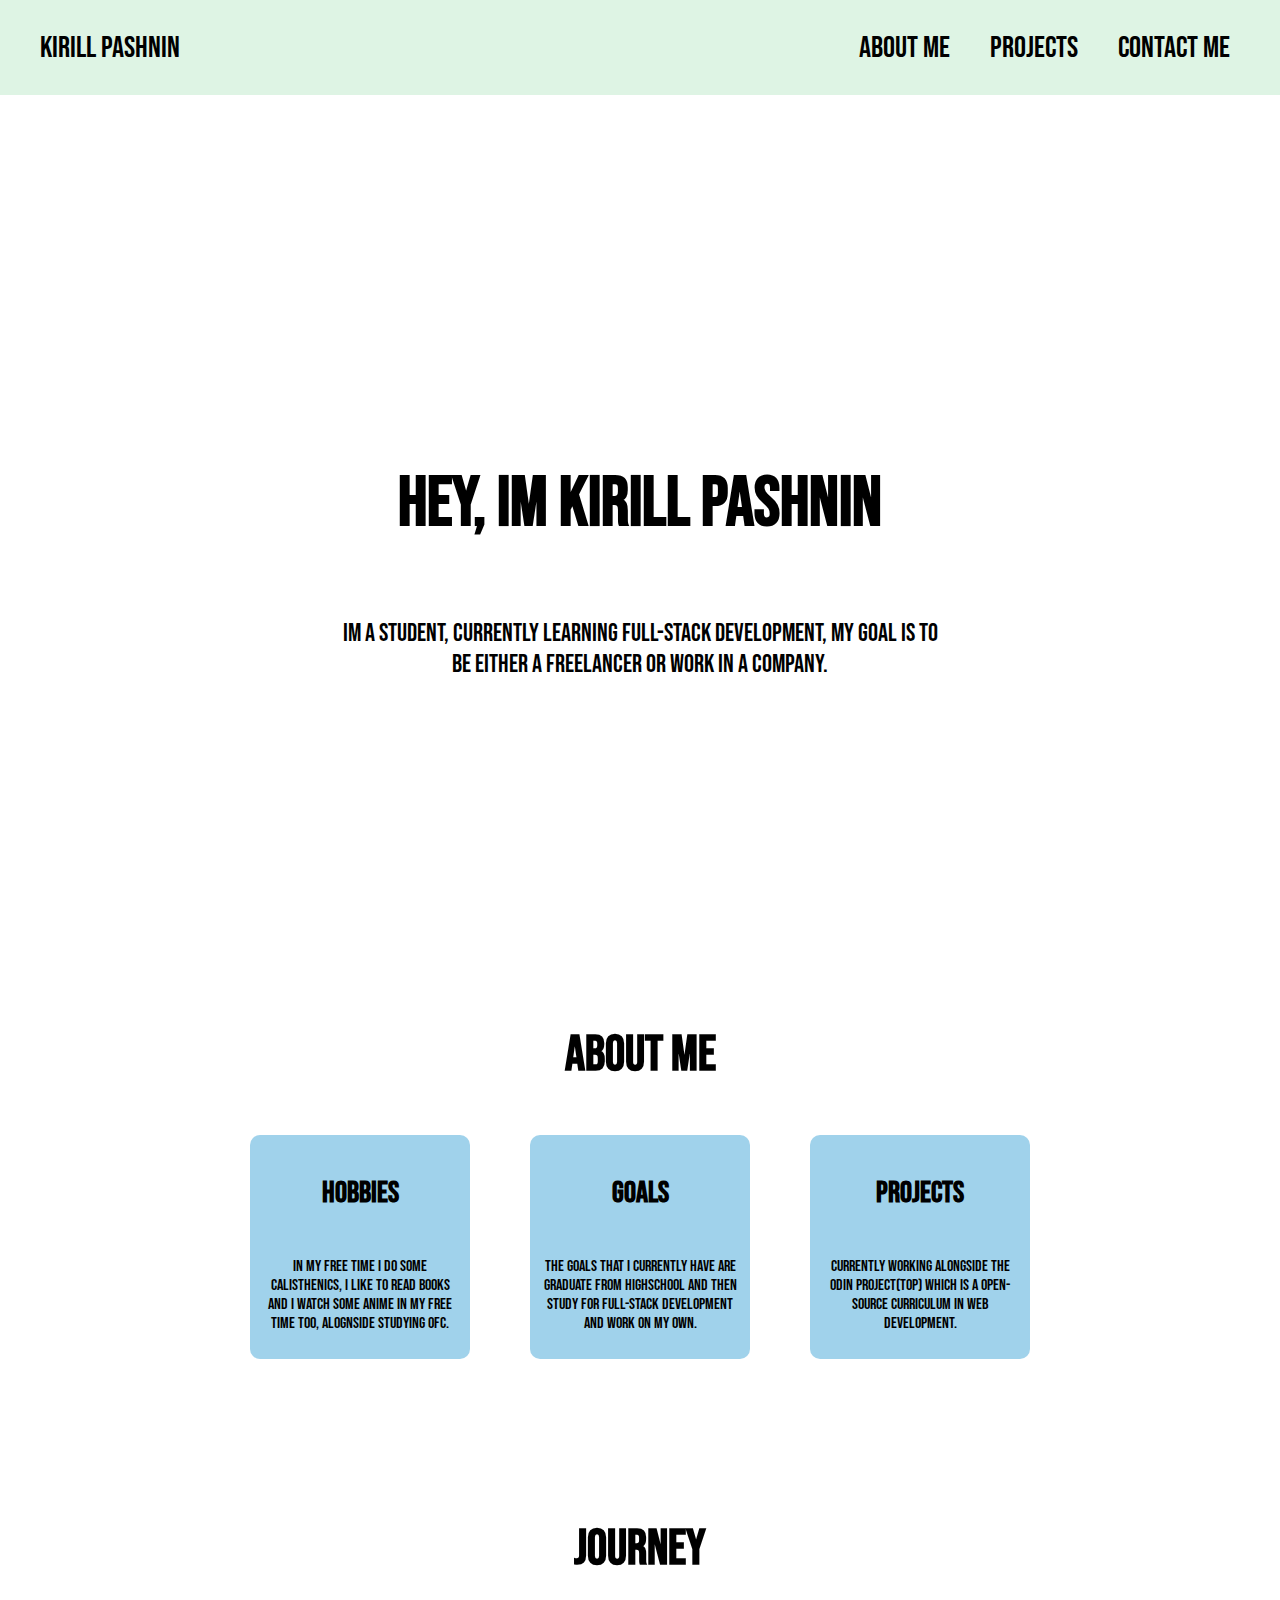
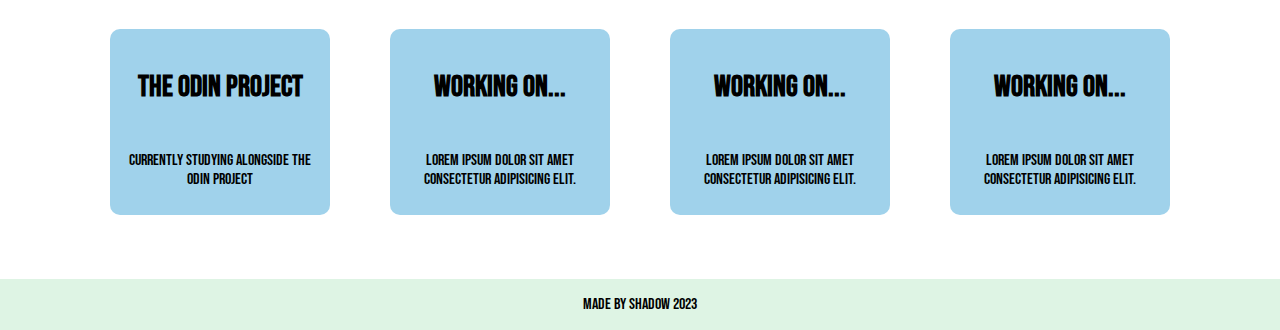
<file: kirill/index.html>
<!doctype html>
<html lang="en">
  <head>
    <meta charset="UTF-8" />
    <meta name="viewport" content="width=device-width, initial-scale=1.0" />
    <title>The Shad0w</title>
    <link rel="stylesheet" href="style.css" />
  </head>
  <body>
    <div id="main-header">
      <div class="header-text">
        <p class="title">KIRILL PASHNIN</p>
      </div>
      <div class="header-links">
        <ul>
          <a href="#"><li>About me</li></a>
          <a href="#"><li>Projects</li></a>
          <a href="#"><li>Contact me</li></a>
        </ul>
      </div>
    </div>
    <div id="main-section">
      <div class="greeting">
        <h1>HEY, IM KIRILL PASHNIN</h1>
        <p>
          Im a student, currently learning Full-Stack development, my goal is
          to<br />
          be either a Freelancer or work in a company.
        </p>
      </div>
    </div>
    <div class="about-section">
      <div class="about-title">ABOUT ME</div>
      <div class="container">
        <div class="item">
          <h3>HOBBIES</h3>
          <p>In my free time i do some calisthenics, i like to read books and i watch some anime in my free time too, alognside studying ofc.</p>
        </div>
        <div class="item">
          <h3>GOALS</h3>
          <p>The goals that i currently have are graduate from highschool and then study for Full-Stack development and work on my own.
          </p>
        </div>
        <div class="item">
          <h3>PROJECTS</h3>
          <p>Currently working alongside The Odin Project(TOP) which is a open-source curriculum in web development.</p>
        </div>
      </div>
    </div>
    <div class="journey-section">
      <div class="journey-title">JOURNEY</div>
        <div class="container">
          <div class="item">
            <h3>THE ODIN PROJECT</h3>
            <p>Currently studying alongside the odin project</p>
          </div>
          <div class="item">
            <h3>WORKING ON...</h3>
            <p>Lorem ipsum dolor sit amet consectetur adipisicing elit.</p>
          </div>
          <div class="item">
            <h3>WORKING ON...</h3>
            <p>Lorem ipsum dolor sit amet consectetur adipisicing elit.</p>
          </div>
          <div class="item">
            <h3>WORKING ON...</h3>
            <p>Lorem ipsum dolor sit amet consectetur adipisicing elit.</p>
          </div>
        </div>
      </div>
    <div class="footer">
      <p>Made by Shad0w 2023</p>
    </div>
  </body>
</html>
</file>
<file: kirill/style.css>
@import url("https://fonts.googleapis.com/css2?&family=Bebas+Neue&display=swap");

body {
  font-family: "Bebas Neue", sans-serif;
  display: flex;
  flex-direction: column;
  margin: 0;
  padding: 0;
}

#main-header {
  background-color: #def4e4;
  display: flex;
  align-items: center;
  justify-content: space-between;
  height: 75px;
  padding: 10px;
}

#main-header .header-text {
  font-size: 30px;
  padding-left: 30px;
}

#main-header ul,
a {
  display: flex;
  list-style: none;
  text-decoration: none;
  gap: 20px;
  font-size: 30px;
  text-decoration: solid;
  color: black;
  padding-right: 20px;
}

a:hover {
  color: white;
}

#main-section {
  display: flex;
  justify-content: center;
  align-items: center;
  padding: 20em;
}

.greeting {
  display: flex;
  flex-direction: column;
  align-items: center;
  width: 700px;
  flex: auto;
  text-align: center;
}

#main-section h1 {
  font-size: 70px;
}

#main-section p {
  font-size: 25px;
}

.container {
  display: flex;
  justify-content: center;
  gap: 60px;
}

.about-title {
  display: flex;
  font-size: 50px;
  justify-content: center;
  padding-bottom: 50px;
  font-weight: bolder;
}

.item {
  display: flex;
  justify-content: space-between;
  flex-direction: column;
  text-align: center;
  flex-wrap: wrap;
  width: 200px;
  background-color: #a0d2eb;
  border-radius: 10px;
  padding: 10px;
  align-items: center;
}

.item h3{
  font-size: 30px;
  padding: 0;
}

.about-section{
  margin-bottom: 10rem;
}

.journey-title{
  display: flex;
  font-size: 50px;
  justify-content: center;
  padding-bottom: 50px;
  font-weight: bold;
}

.footer{
  display: flex;
  justify-content: center;
  background-color: #def4e4;
  margin-top: 4em;
}
</file>
